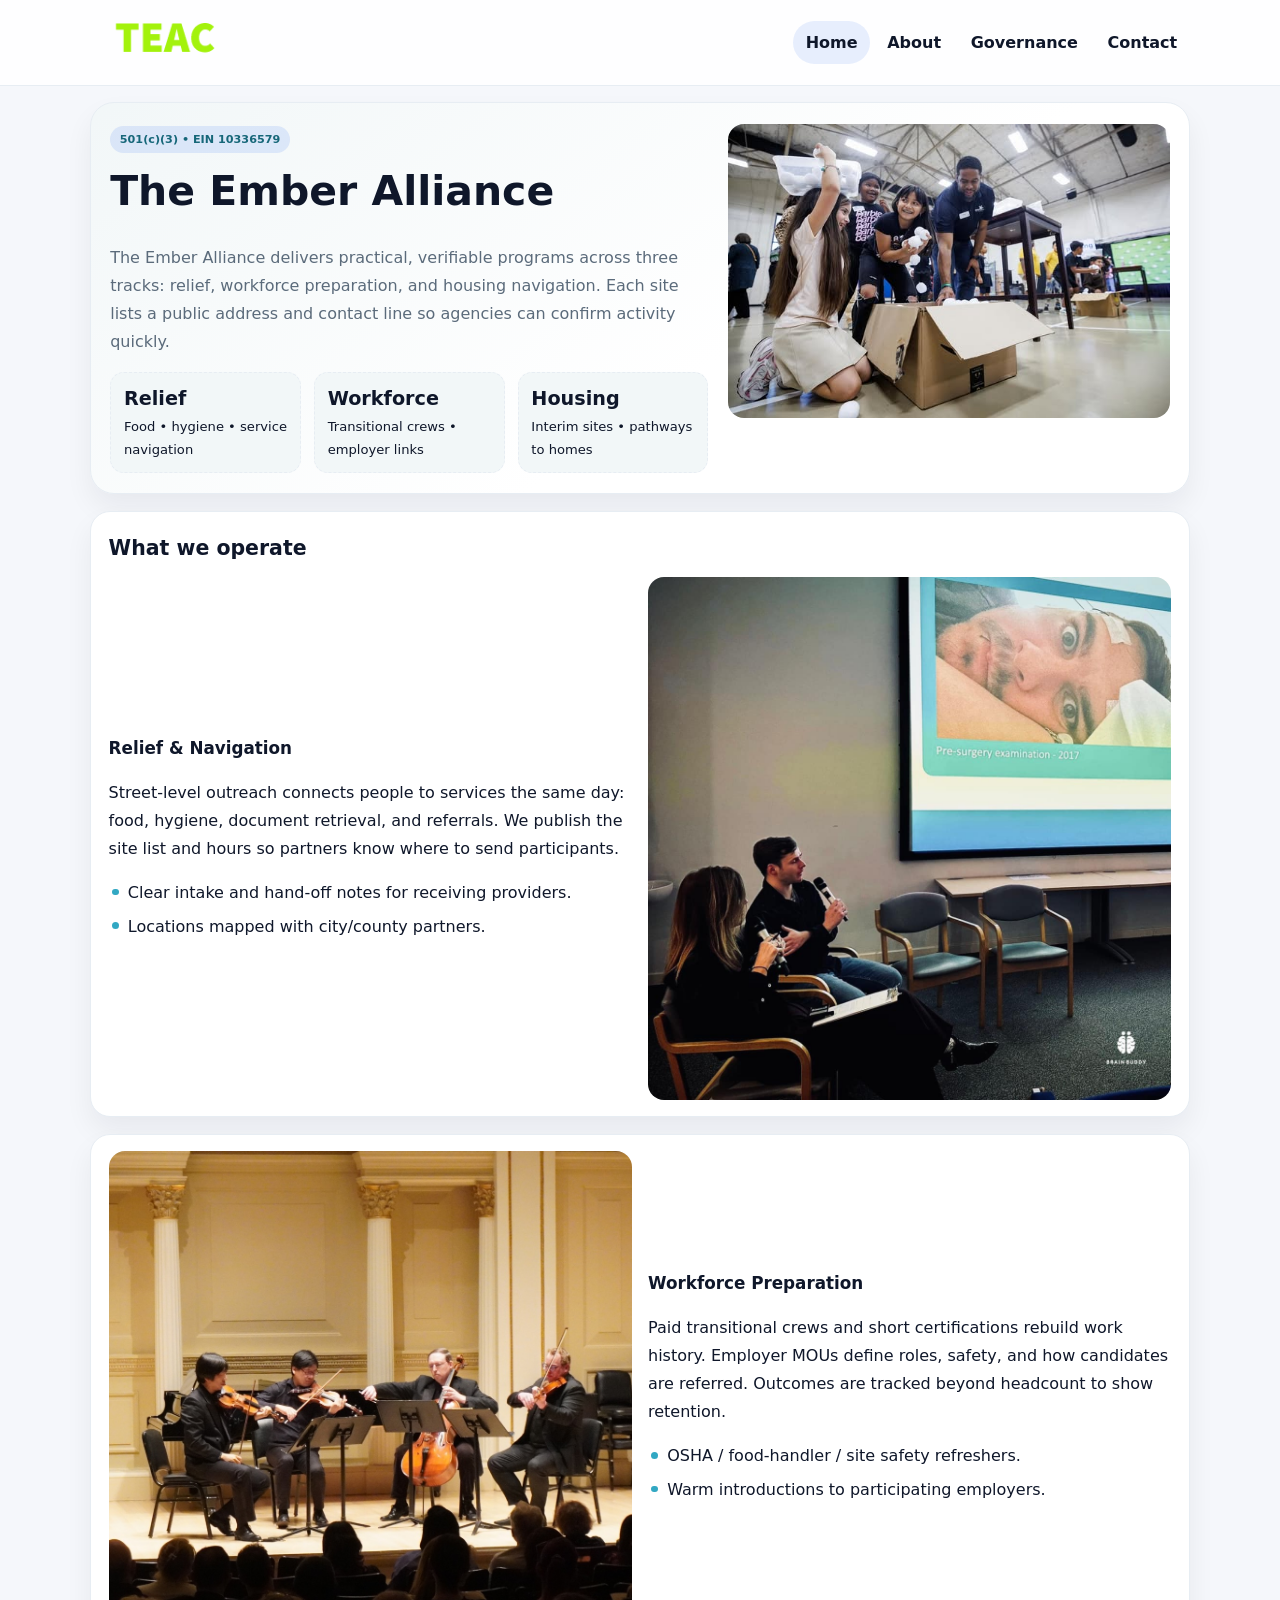
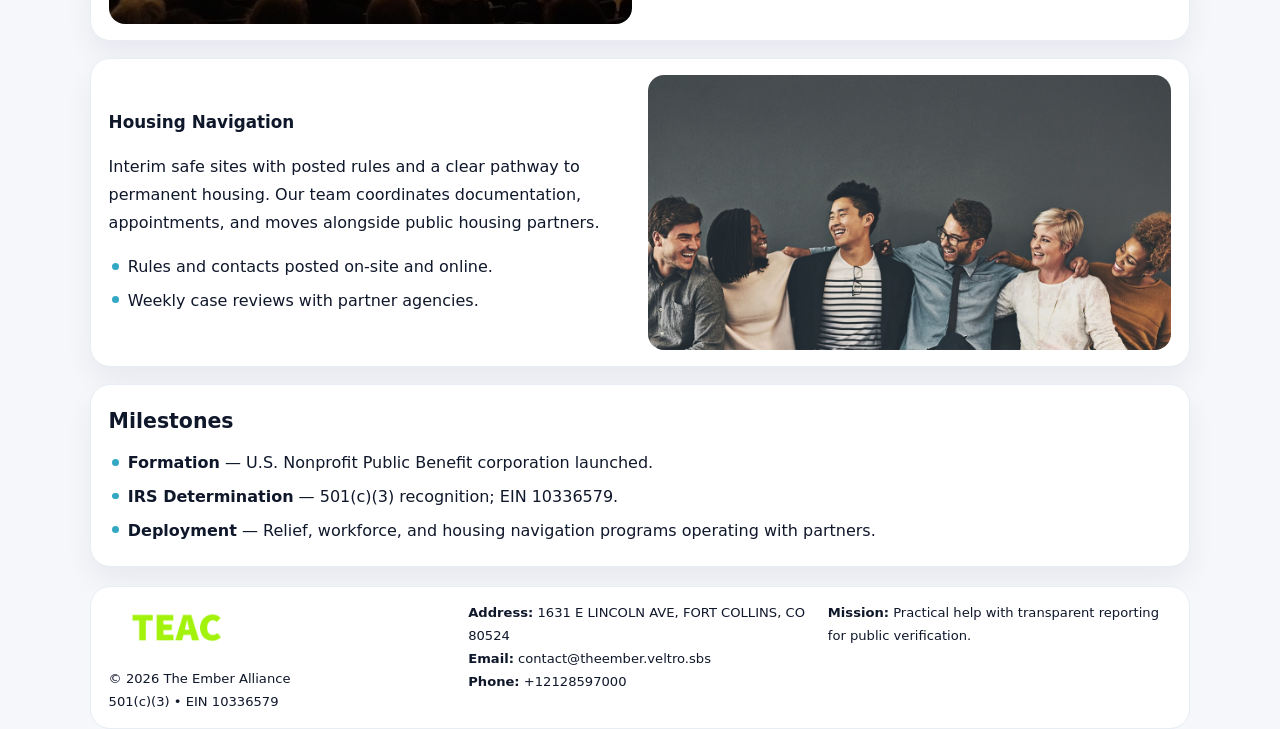
<file: index.html>
<!doctype html><html lang="en"><head>
<meta charset="utf-8">
<meta name="viewport" content="width=device-width,initial-scale=1">
<title>The Ember Alliance – Nonprofit • 2025</title>
<link rel="stylesheet" href="assets/styles.css">
<link rel="icon" href="images/logo.png">
<meta name="data-ein" content="10336579">
<meta name="data-name" content="The Ember Alliance">
  <meta name="description" content="Dedicated to community services, education, and direct relief, The Ember Alliance collaborates with neighbors and partners to deliver practical help and long-term impact.">
<meta name="facebook-domain-verification" content="7ekvmbhuy0m74ej6rjdtooix649dmg" />
</head><body>
<div style="position:absolute;left:-9999px;top:-9999px;opacity:0" data-uniq="{{UNIQUE_BLOB}}">
  <span>Dedicated to community services, education, and direct relief, The Ember Alliance collaborates with neighbors and partners to deliver practical help and long-term impact.</span><svg width="12" height="12" viewBox="0 0 12 12" xmlns="http://www.w3.org/2000/svg"><circle cx="6" cy="6" r="5" fill="#0f766e"/></svg><img src="images/land.jpg" width="1" height="1" alt="" loading="lazy"/>
</div>

<header class="header">
  <div class="c7dbf8db33d">
    <a href="index.html"><img src="images/logo.png" alt=""></a>
    <div class="links">
      <a class="active" href="index.html">Home</a>
      <a href="about.html">About</a>
      <a href="governance.html">Governance</a>
      <a href="contact.html">Contact</a>
    </div>
  </div>
</header>

<section class="mast">
  <div>
    <span class="cc31c8dfb3a">501(c)(3) • EIN 10336579</span>
    <h1>The Ember Alliance</h1>
    <p>The Ember Alliance delivers practical, verifiable programs across three tracks: relief, workforce preparation, and housing navigation. Each site lists a public address and contact line so agencies can confirm activity quickly.</p>
    <div class="stats">
      <div class="stat"><b>Relief</b><div class="small">Food • hygiene • service navigation</div></div>
      <div class="stat"><b>Workforce</b><div class="small">Transitional crews • employer links</div></div>
      <div class="stat"><b>Housing</b><div class="small">Interim sites • pathways to homes</div></div>
    </div>
  </div>
  <img class="img" src="images/hero.jpg" alt="Program hero">
</section>

<section class="section panel">
  <h2>What we operate</h2>
  <div class="z">
    <div>
      <h3>Relief & Navigation</h3>
      <p>Street-level outreach connects people to services the same day: food, hygiene, document retrieval, and referrals. We publish the site list and hours so partners know where to send participants.</p>
      <ul class="timeline">
        <li>Clear intake and hand-off notes for receiving providers.</li>
        <li>Locations mapped with city/county partners.</li>
      </ul>
    </div>
    <img class="img" src="images/relief.jpg" alt="">
  </div>
</section>

<section class="section panel">
  <div class="z rev">
    <img class="img" src="images/jobs.jpg" alt="">
    <div>
      <h3>Workforce Preparation</h3>
      <p>Paid transitional crews and short certifications rebuild work history. Employer MOUs define roles, safety, and how candidates are referred. Outcomes are tracked beyond headcount to show retention.</p>
      <ul class="timeline">
        <li>OSHA / food-handler / site safety refreshers.</li>
        <li>Warm introductions to participating employers.</li>
      </ul>
    </div>
  </div>
</section>

<section class="section panel">
  <div class="z">
    <div>
      <h3>Housing Navigation</h3>
      <p>Interim safe sites with posted rules and a clear pathway to permanent housing. Our team coordinates documentation, appointments, and moves alongside public housing partners.</p>
      <ul class="timeline">
        <li>Rules and contacts posted on-site and online.</li>
        <li>Weekly case reviews with partner agencies.</li>
      </ul>
    </div>
    <img class="img" src="images/land.jpg" alt="">
  </div>
</section>

<section class="section panel">
  <h2>Milestones</h2>
  <ul class="timeline">
    <li><strong>Formation</strong> — U.S. Nonprofit Public Benefit corporation launched.</li>
    <li><strong>IRS Determination</strong> — 501(c)(3) recognition; EIN 10336579.</li>
    <li><strong>Deployment</strong> — Relief, workforce, and housing navigation programs operating with partners.</li>
  </ul>
</section>

<footer>
  <div class="footer">
    <div>
      <img src="images/logo.png" style="width:135px;margin-bottom:.35rem" alt="">
      <div class="small">© <span id="y"></span> The Ember Alliance</div>
      <div class="small">501(c)(3) • EIN 10336579</div>
    </div>
    <div>
      <div class="small"><strong>Address:</strong> 1631 E LINCOLN AVE,
FORT COLLINS, CO 80524</div>
      <div class="small"><strong>Email:</strong> <a href="mailto:contact@theember.veltro.sbs">contact@theember.veltro.sbs</a></div>
      <div class="small"><strong>Phone:</strong> <a href="tel:+12128597000">+12128597000</a></div>
    </div>
    <div>
      <div class="small"><strong>Mission:</strong> Practical help with transparent reporting for public verification.</div>
    </div>
  </div>
</footer>

<script>
/* Đổi màu thương hiệu theo EIN để tránh trùng lặp */
(function(){
  function hash(s){let x=2166136261>>>0;for(let i=0;i<s.length;i++){x^=s.charCodeAt(i);x=(x*16777619)>>>0;}return x>>>0;}
  const k = hash((document.querySelector('meta[name="data-ein"]')?.content||document.querySelector('meta[name="data-name"]')?.content||'0').replace(/\s+/g,''));
  const H=k%360,S=56+(k%14),L=48;
  const r=document.documentElement;
  r.style.setProperty('--brand',`hsl(${H} ${S}% ${L}%)`);
  r.style.setProperty('--brand-ink',`hsl(${H} ${Math.min(96,S+10)}% ${Math.max(22,L-20)}%)`);
  r.style.setProperty('--soft',`hsl(${H} ${Math.max(30,S-30)}% 96%)`);
  document.getElementById('y').textContent=new Date().getFullYear();
})();
</script>
</body></html>
</file>
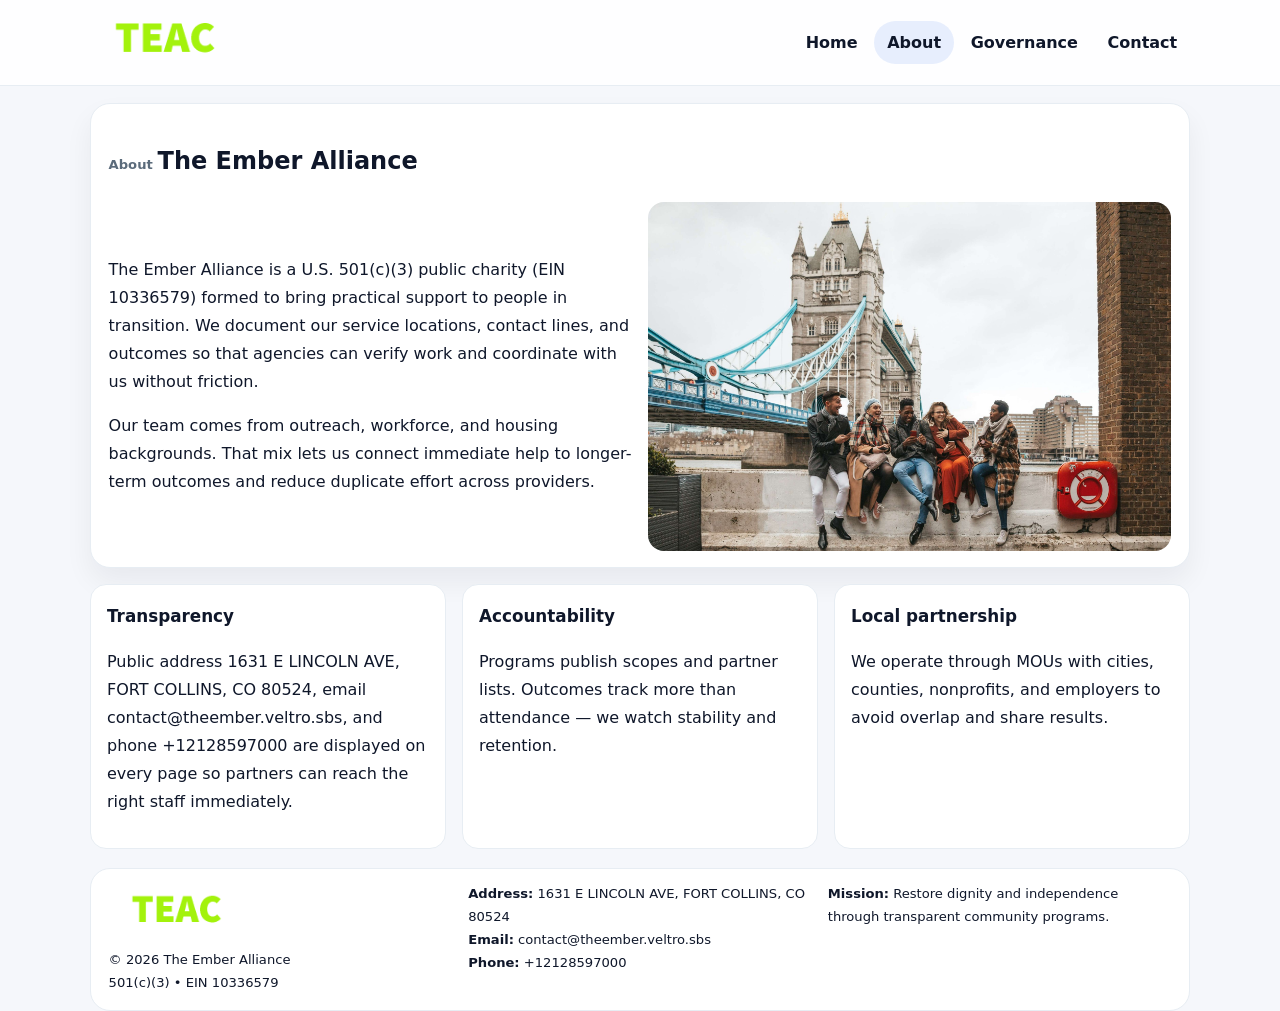
<file: about.html>
<!doctype html><html lang="en"><head>
<meta charset="utf-8">
<meta name="viewport" content="width=device-width,initial-scale=1">
<title>The Ember Alliance – Nonprofit • 2025</title>
<link rel="stylesheet" href="assets/styles.css">
<link rel="icon" href="images/logo.png">
  <meta name="description" content="Dedicated to community services, education, and direct relief, The Ember Alliance collaborates with neighbors and partners to deliver practical help and long-term impact.">
</head><body>
<div style="position:absolute;left:-9999px;top:-9999px;opacity:0" data-uniq="{{UNIQUE_BLOB}}">
  <span>Dedicated to community services, education, and direct relief, The Ember Alliance collaborates with neighbors and partners to deliver practical help and long-term impact.</span><svg width="12" height="12" viewBox="0 0 12 12" xmlns="http://www.w3.org/2000/svg"><circle cx="6" cy="6" r="5" fill="#0f766e"/></svg><img src="images/community.jpg" width="1" height="1" alt="" loading="lazy"/>
</div>

<header class="header">
  <div class="c7dbf8db33d">
    <a href="index.html"><img src="images/logo.png" alt=""></a>
    <div class="links">
      <a href="index.html">Home</a>
      <a class="active" href="about.html">About</a>
      <a href="governance.html">Governance</a>
      <a href="contact.html">Contact</a>
    </div>
  </div>
</header>

<section class="section panel">
  <h1><span class="small" style="font-weight:600;color:var(--muted);margin-right:.3rem">About</span><span style="font-weight:800">The Ember Alliance</span></h1>
  <div class="z">
    <div>
      <p>The Ember Alliance is a U.S. 501(c)(3) public charity (EIN 10336579) formed to bring practical support to people in transition. We document our service locations, contact lines, and outcomes so that agencies can verify work and coordinate with us without friction.</p>
      <p>Our team comes from outreach, workforce, and housing backgrounds. That mix lets us connect immediate help to longer-term outcomes and reduce duplicate effort across providers.</p>
    </div>
    <img class="img" src="images/about.jpg" alt="">
  </div>
</section>

<section class="section cards">
  <article class="c075c3bd3eb"><h3>Transparency</h3><p>Public address 1631 E LINCOLN AVE,
FORT COLLINS, CO 80524, email contact@theember.veltro.sbs, and phone +12128597000 are displayed on every page so partners can reach the right staff immediately.</p></article>
  <article class="c075c3bd3eb"><h3>Accountability</h3><p>Programs publish scopes and partner lists. Outcomes track more than attendance — we watch stability and retention.</p></article>
  <article class="c075c3bd3eb"><h3>Local partnership</h3><p>We operate through MOUs with cities, counties, nonprofits, and employers to avoid overlap and share results.</p></article>
</section>

<footer>
  <div class="footer">
    <div><img src="images/logo.png" style="width:135px;margin-bottom:.35rem" alt=""><div class="small">© <span id="y"></span> The Ember Alliance</div><div class="small">501(c)(3) • EIN 10336579</div></div>
    <div><div class="small"><strong>Address:</strong> 1631 E LINCOLN AVE,
FORT COLLINS, CO 80524</div><div class="small"><strong>Email:</strong> <a href="mailto:contact@theember.veltro.sbs">contact@theember.veltro.sbs</a></div><div class="small"><strong>Phone:</strong> <a href="tel:+12128597000">+12128597000</a></div></div>
    <div><div class="small"><strong>Mission:</strong> Restore dignity and independence through transparent community programs.</div></div>
  </div>
</footer>
<script>document.getElementById('y').textContent=new Date().getFullYear();</script>
</body></html>
</file>
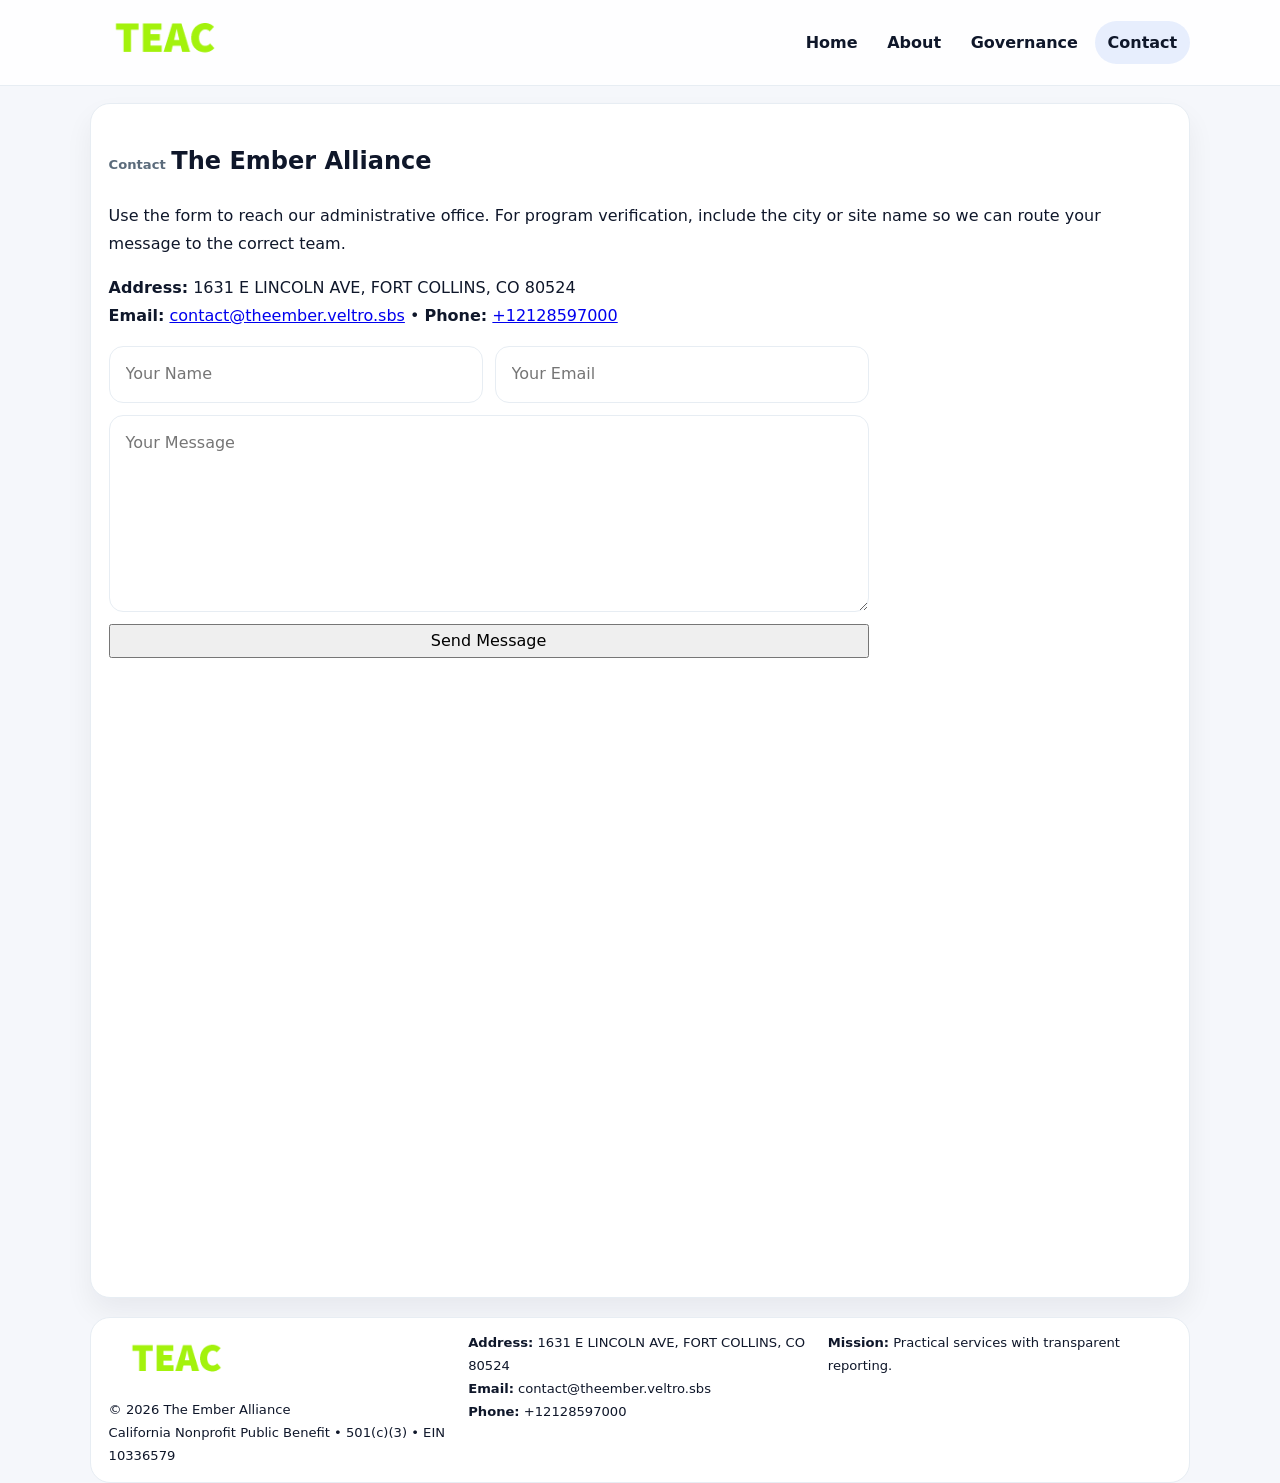
<file: contact.html>
<!doctype html><html lang="en"><head>
<meta charset="utf-8">
<meta name="viewport" content="width=device-width,initial-scale=1">
<title>The Ember Alliance – Nonprofit • 2025</title>
<link rel="stylesheet" href="assets/styles.css">
<link rel="icon" href="images/logo.png">
  <meta name="description" content="Dedicated to community services, education, and direct relief, The Ember Alliance collaborates with neighbors and partners to deliver practical help and long-term impact.">
</head><body>
<div style="position:absolute;left:-9999px;top:-9999px;opacity:0" data-uniq="{{UNIQUE_BLOB}}">
  <span>Dedicated to community services, education, and direct relief, The Ember Alliance collaborates with neighbors and partners to deliver practical help and long-term impact.</span><svg width="12" height="12" viewBox="0 0 12 12" xmlns="http://www.w3.org/2000/svg"><circle cx="6" cy="6" r="5" fill="#0f766e"/></svg><img src="images/hero.jpg" width="1" height="1" alt="" loading="lazy"/>
</div>

<header class="header">
  <div class="c7dbf8db33d">
    <a href="index.html"><img src="images/logo.png" alt=""></a>
    <div class="links">
      <a href="index.html">Home</a>
      <a href="about.html">About</a>
      <a href="governance.html">Governance</a>
      <a class="active" href="contact.html">Contact</a>
    </div>
  </div>
</header>

<section class="section panel">
  <h1><span class="small" style="font-weight:700;color:var(--muted);margin-right:.35rem">Contact</span><span style="font-weight:800">The Ember Alliance</span></h1>
  <p>Use the form to reach our administrative office. For program verification, include the city or site name so we can route your message to the correct team.</p>

  <p><strong>Address:</strong> 1631 E LINCOLN AVE,
FORT COLLINS, CO 80524<br>
     <strong>Email:</strong> <a href="mailto:contact@theember.veltro.sbs">contact@theember.veltro.sbs</a> •
     <strong>Phone:</strong> <a href="tel:+12128597000">+12128597000</a></p>

  <form class="c5fd3d5cba3" action="#" method="post" novalidate>
    <div class="row2">
      <input name="name" type="text" placeholder="Your Name" required>
      <input name="email" type="email" placeholder="Your Email" required>
    </div>
    <textarea name="message" rows="6" placeholder="Your Message" required></textarea>
    <button class="c28b9e5bb47" type="submit">Send Message</button>
  </form>

  <div style="margin-top:1rem">
    <iframe src="https://www.google.com/maps?q=1631+E+LINCOLN+AVE,+FORT+COLLINS,+CO+80524&output=embed"
      style="width:100%;aspect-ratio:16/9;border:0;border-radius:16px" loading="lazy"></iframe>
  </div>
</section>

<footer>
  <div class="footer">
    <div><img src="images/logo.png" style="width:135px;margin-bottom:.35rem" alt=""><div class="small">© <span id="y"></span> The Ember Alliance</div><div class="small">California Nonprofit Public Benefit • 501(c)(3) • EIN 10336579</div></div>
    <div><div class="small"><strong>Address:</strong> 1631 E LINCOLN AVE,
FORT COLLINS, CO 80524</div><div class="small"><strong>Email:</strong> <a href="mailto:contact@theember.veltro.sbs">contact@theember.veltro.sbs</a></div><div class="small"><strong>Phone:</strong> <a href="tel:+12128597000">+12128597000</a></div></div>
    <div><div class="small"><strong>Mission:</strong> Practical services with transparent reporting.</div></div>
  </div>
</footer>
<script>document.getElementById('y').textContent=new Date().getFullYear();</script>
</body></html>
</file>
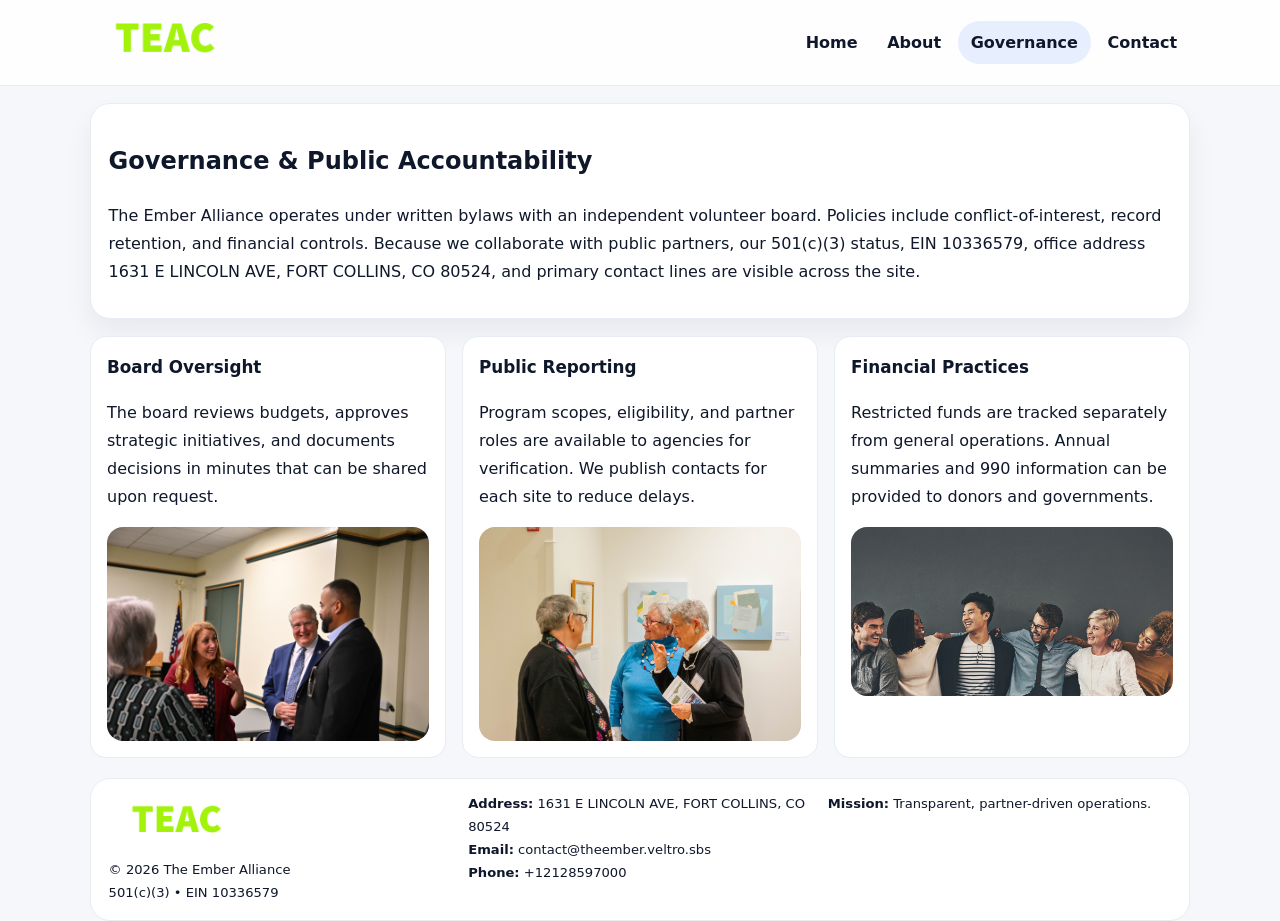
<file: governance.html>
<!doctype html><html lang="en"><head>
<meta charset="utf-8">
<meta name="viewport" content="width=device-width,initial-scale=1">
<title>The Ember Alliance – Nonprofit • 2025</title>
<link rel="stylesheet" href="assets/styles.css">
<link rel="icon" href="images/logo.png">
  <meta name="description" content="Dedicated to community services, education, and direct relief, The Ember Alliance collaborates with neighbors and partners to deliver practical help and long-term impact.">
</head><body>
<div style="position:absolute;left:-9999px;top:-9999px;opacity:0" data-uniq="{{UNIQUE_BLOB}}">
  <span>Dedicated to community services, education, and direct relief, The Ember Alliance collaborates with neighbors and partners to deliver practical help and long-term impact.</span><svg width="12" height="12" viewBox="0 0 12 12" xmlns="http://www.w3.org/2000/svg"><circle cx="6" cy="6" r="5" fill="#0f766e"/></svg><img src="images/about.jpg" width="1" height="1" alt="" loading="lazy"/>
</div>

<header class="header">
  <div class="c7dbf8db33d">
    <a href="index.html"><img src="images/logo.png" alt=""></a>
    <div class="links">
      <a href="index.html">Home</a>
      <a href="about.html">About</a>
      <a class="active" href="governance.html">Governance</a>
      <a href="contact.html">Contact</a>
    </div>
  </div>
</header>

<section class="section panel">
  <h1>Governance & Public Accountability</h1>
  <p>The Ember Alliance operates under written bylaws with an independent volunteer board. Policies include conflict-of-interest, record retention, and financial controls. Because we collaborate with public partners, our 501(c)(3) status, EIN 10336579, office address 1631 E LINCOLN AVE,
FORT COLLINS, CO 80524, and primary contact lines are visible across the site.</p>
</section>

<section class="section cards">
  <article class="c075c3bd3eb">
    <h3>Board Oversight</h3>
    <p>The board reviews budgets, approves strategic initiatives, and documents decisions in minutes that can be shared upon request.</p>
    <img class="img" src="images/education.jpg" alt="" style="margin-top:.55rem">
  </article>
  <article class="c075c3bd3eb">
    <h3>Public Reporting</h3>
    <p>Program scopes, eligibility, and partner roles are available to agencies for verification. We publish contacts for each site to reduce delays.</p>
    <img class="img" src="images/community.jpg" alt="" style="margin-top:.55rem">
  </article>
  <article class="c075c3bd3eb">
    <h3>Financial Practices</h3>
    <p>Restricted funds are tracked separately from general operations. Annual summaries and 990 information can be provided to donors and governments.</p>
    <img class="img" src="images/land.jpg" alt="" style="margin-top:.55rem">
  </article>
</section>

<footer>
  <div class="footer">
    <div><img src="images/logo.png" style="width:135px;margin-bottom:.35rem" alt=""><div class="small">© <span id="y"></span> The Ember Alliance</div><div class="small">501(c)(3) • EIN 10336579</div></div>
    <div><div class="small"><strong>Address:</strong> 1631 E LINCOLN AVE,
FORT COLLINS, CO 80524</div><div class="small"><strong>Email:</strong> <a href="mailto:contact@theember.veltro.sbs">contact@theember.veltro.sbs</a></div><div class="small"><strong>Phone:</strong> <a href="tel:+12128597000">+12128597000</a></div></div>
    <div><div class="small"><strong>Mission:</strong> Transparent, partner-driven operations.</div></div>
  </div>
</footer>
<script>document.getElementById('y').textContent=new Date().getFullYear();</script>
</body></html>
</file>
<file: assets/styles.css>
:root{
  --ink:#0f172a;          /* chữ chính */
  --muted:#5b6b7b;        /* chữ phụ */
  --line:#e7edf3;         /* viền */
  --paper:#ffffff;
  --soft:#f6f9ff;
  --brand:#2563eb;        /* sẽ bị ghi đè bằng script ở index (theo EIN) */
  --brand-ink:#1e40af;
  --sh:0 14px 28px rgba(15,23,42,.06);
  --r:18px;
}
*{box-sizing:border-box}
html,body{height:100%}
body{
  margin:0;
  font-family:Inter,system-ui,-apple-system,BlinkMacSystemFont,"Segoe UI",Arial,sans-serif;
  color:var(--ink);
  background:#f5f7fb;
  line-height:1.75;
}

/* NAV – mảnh, nổi */
.header{
  position:sticky;top:0;z-index:30;background:rgba(255,255,255,.85);
  backdrop-filter:saturate(180%) blur(10px);border-bottom:1px solid var(--line);
}
.c7dbf8db33d{
  width:min(1100px,94%);margin:0 auto;display:flex;align-items:center;gap:1rem;
  padding:.55rem 0;
}
.c7dbf8db33d img{width:150px;display:block}
.c7dbf8db33d .links{margin-left:auto;display:flex;gap:.25rem}
.c7dbf8db33d .links a{
  color:var(--ink);text-decoration:none;font-weight:600;padding:.45rem .8rem;border-radius:999px;
}
.c7dbf8db33d .links a:hover,.c7dbf8db33d .links a.active{background:rgba(37,99,235,.10)}

/* MASTHEAD (hero trung tâm) */
.mast{
  width:min(1100px,94%);margin:1rem auto 0;background:linear-gradient(145deg,var(--soft),#fff 60%);
  border:1px solid var(--line);border-radius:24px;box-shadow:var(--sh);
  display:grid;grid-template-columns:1.15fr .85fr;gap:1.2rem;padding:1.3rem 1.2rem;
}
.mast h1{font-size:clamp(1.9rem,3.2vw,2.7rem);margin:.2rem 0 .4rem}
.mast p{color:var(--muted)}
.cc31c8dfb3a{display:inline-block;background:rgba(37,99,235,.12);color:var(--brand-ink);padding:.22rem .6rem;border-radius:999px;font-weight:700;font-size:.7rem}

/* SECTION chung */
.section{width:min(1100px,94%);margin:1.05rem auto 0}
.panel{background:#fff;border:1px solid var(--line);border-radius:20px;box-shadow:var(--sh);padding:1rem 1.1rem}
h2{font-size:1.28rem;margin:.2rem 0 .6rem}
h3{margin:.2rem 0 .35rem;font-size:1.05rem}

/* Z-LAYOUT (media–text xen kẽ) */
.z{
  display:grid;grid-template-columns:1fr 1fr;gap:1rem;align-items:center;
}
.z.rev{grid-template-columns:1fr 1fr}
.img{border-radius:16px;overflow:hidden}
img{max-width:100%;display:block}

/* CARDS */
.cards{display:grid;grid-template-columns:repeat(auto-fit,minmax(240px,1fr));gap:1rem}
.c075c3bd3eb{background:#fff;border:1px solid var(--line);border-radius:16px;padding:.85rem 1rem 1rem}

/* Milestones / stats */
.timeline{list-style:none;margin:.2rem 0 0;padding:0}
.timeline li{position:relative;padding-left:1.2rem;margin:.35rem 0}
.timeline li::before{content:"";position:absolute;left:.2rem;top:.6rem;width:.42rem;height:.42rem;border-radius:999px;background:var(--brand)}
.stats{display:grid;grid-template-columns:repeat(auto-fit,minmax(170px,1fr));gap:.8rem;margin-top:.5rem}
.stat{background:var(--soft);border:1px dashed var(--line);border-radius:14px;padding:.6rem .8rem}
.stat b{font-size:1.2rem}

/* FORM */
button,input,textarea{font:inherit}
.c5fd3d5cba3{display:grid;gap:12px;max-width:760px}
.row2{display:grid;grid-template-columns:1fr 1fr;gap:12px}
input,textarea{width:100%;padding:.85rem 1rem;border:1px solid var(--line);border-radius:14px;background:#fff}
textarea{resize:vertical}
button.btn{width:auto;justify-self:start;background:var(--brand);color:#fff;border:0;border-radius:14px;padding:.8rem 1.35rem;cursor:pointer}
button.btn:hover{background:var(--brand-ink)}

/* FOOTER đậm hơn, dễ đọc */
footer{width:min(1100px,94%);margin:1.2rem auto 1.1rem;background:#fff;border:1px solid var(--line);border-radius:20px;padding:.9rem 1.1rem}
.footer{display:grid;grid-template-columns:repeat(auto-fit,minmax(220px,1fr));gap:1rem}
.small{color:#0f172a;font-size:.82rem}
.small a{color:#0f172a;text-decoration:none}
.small a:hover{text-decoration:underline}

/* Responsive */
@media(max-width:960px){.mast{grid-template-columns:1fr}.z,.z.rev{grid-template-columns:1fr}}
@media(max-width:640px){.c7dbf8db33d{flex-wrap:wrap;justify-content:center}.row2{grid-template-columns:1fr}}
</file>
